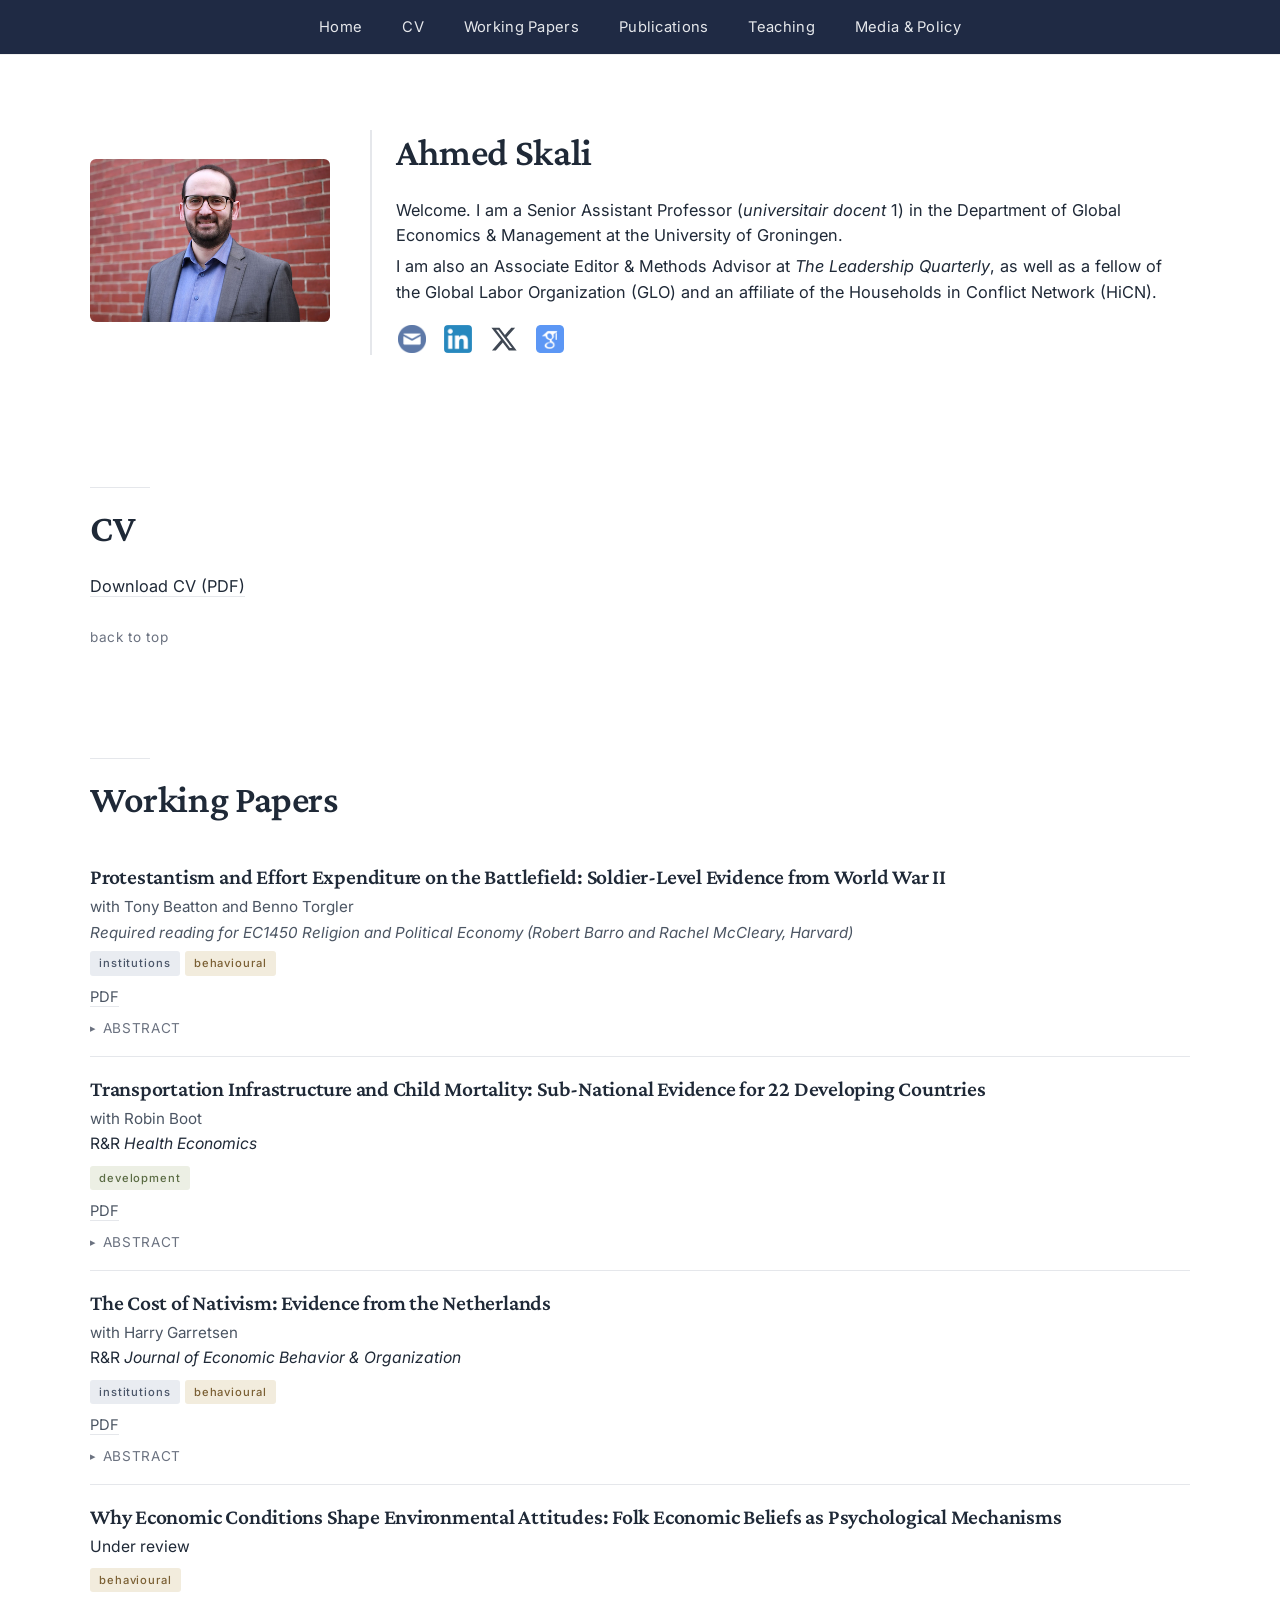
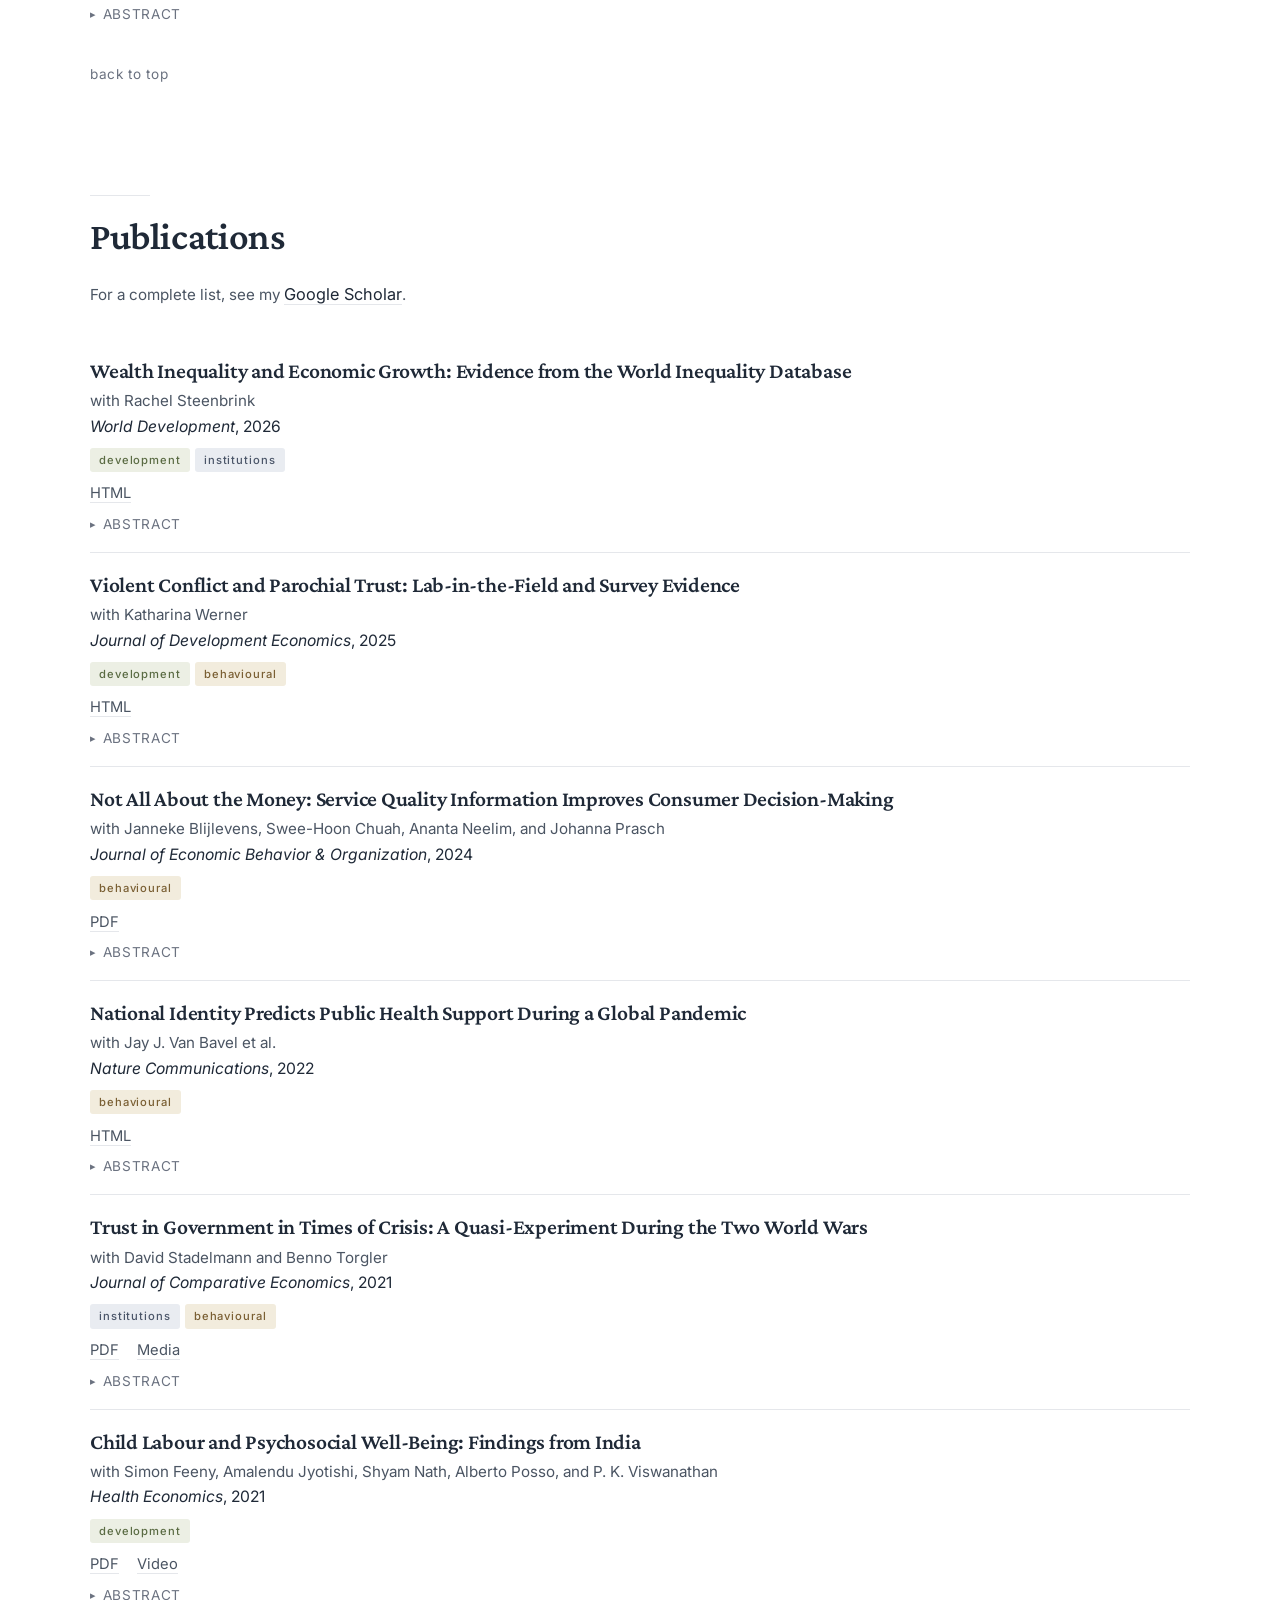
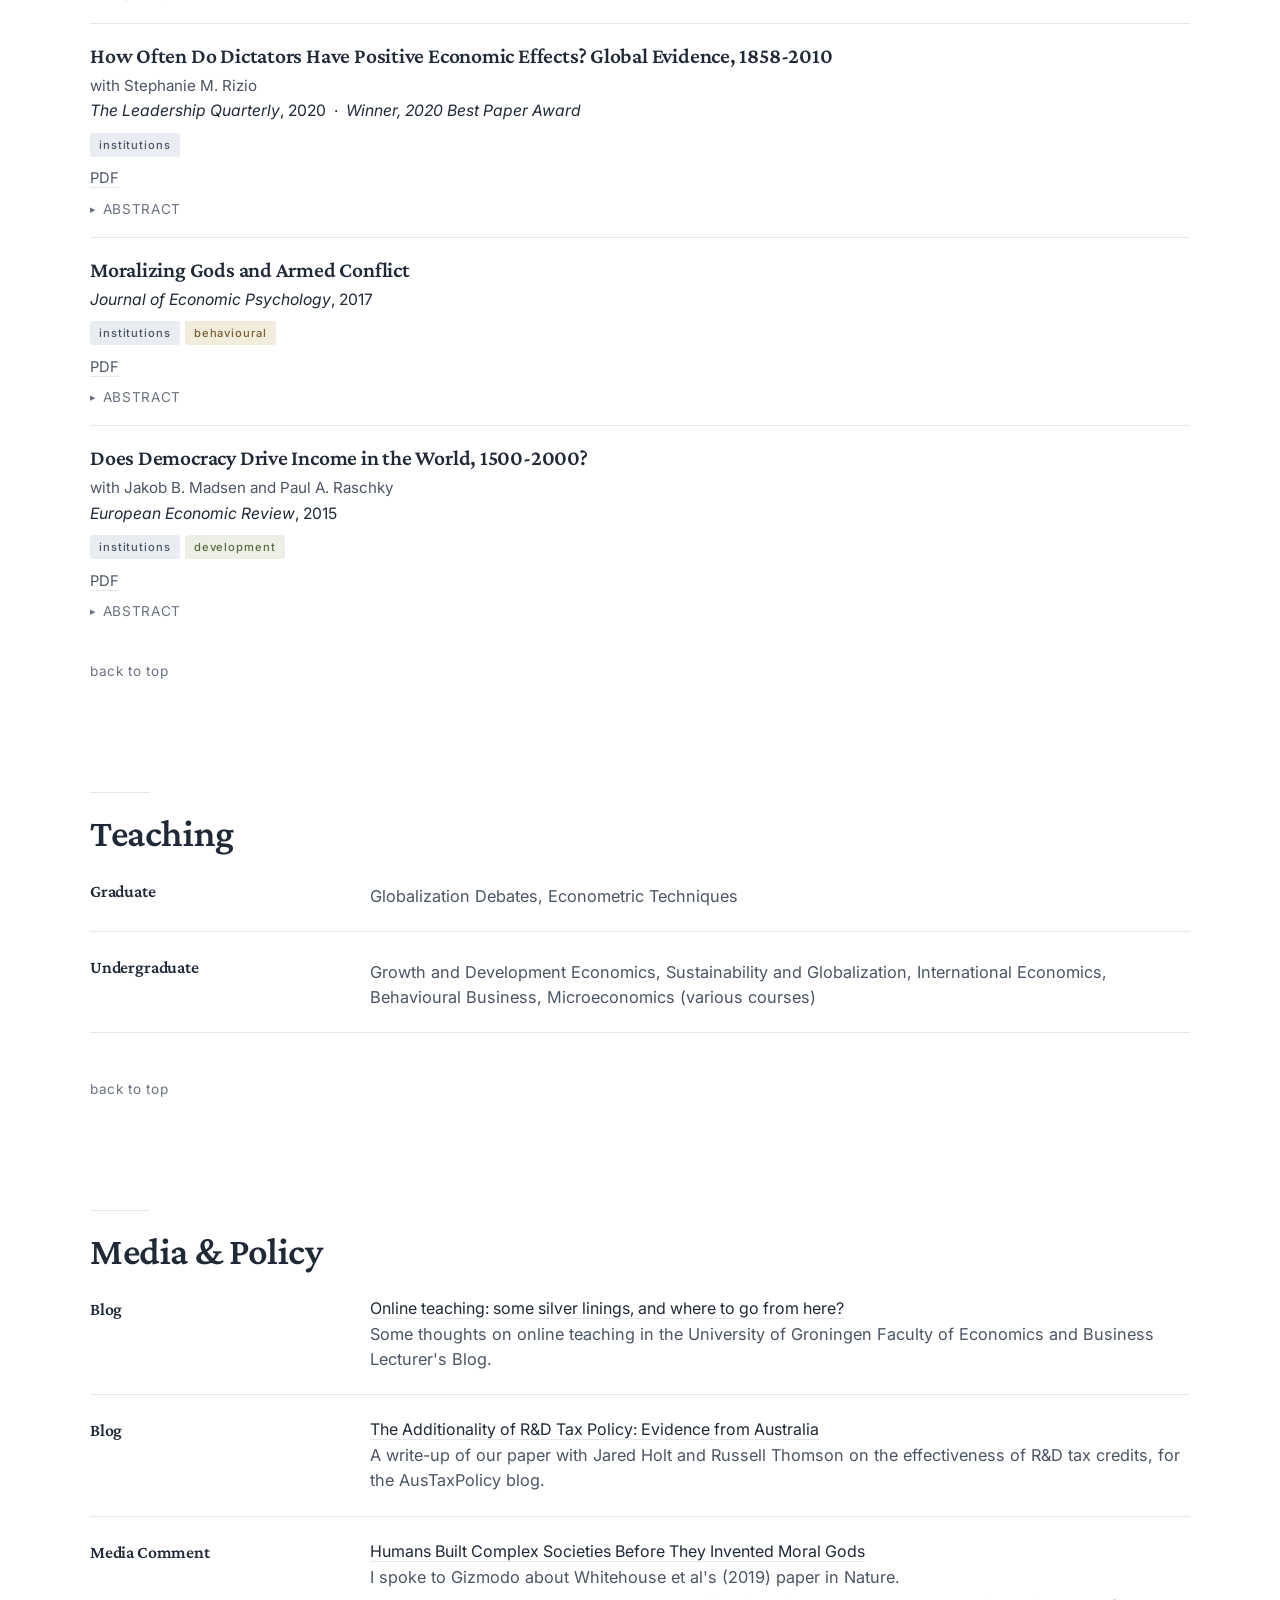
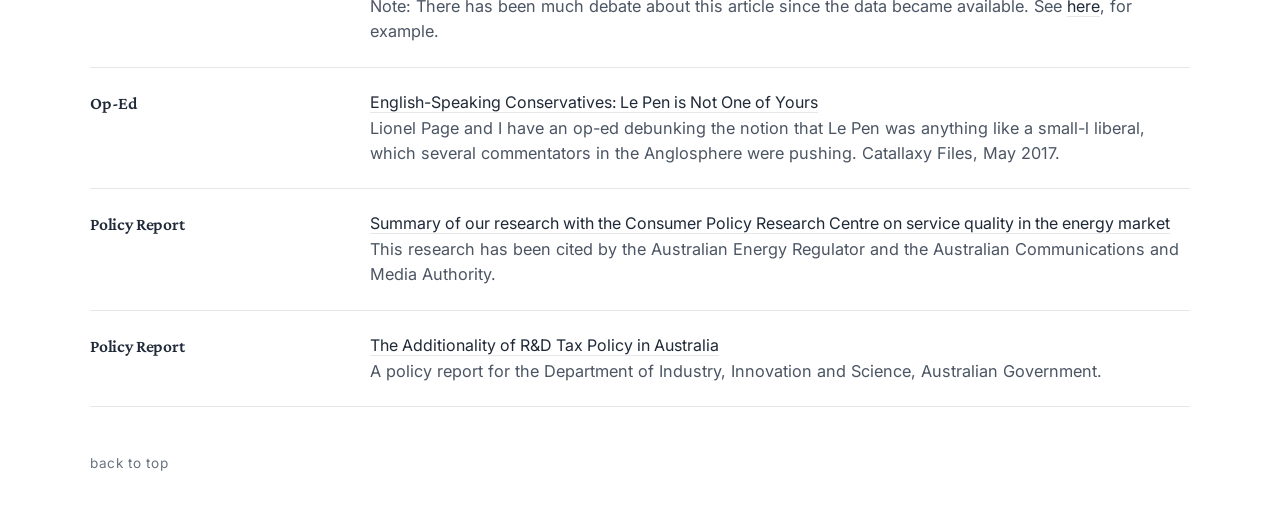
<file: index.html>
<!DOCTYPE html>
<html lang="en">

<head>
    <meta charset="UTF-8">
    <meta name="viewport" content="width=device-width, initial-scale=1.0">
    <title>Ahmed Skali</title>

    <meta name="description"
        content="Ahmed Skali — Senior Assistant Professor of Global Economics & Management at the University of Groningen. Research in political economy, behavioural economics, beliefs and norms, identity and trust, and institutions and development.">
    <meta name="author" content="Ahmed Skali">

    <meta property="og:type" content="website">
    <meta property="og:title" content="Ahmed Skali">
    <meta property="og:description"
        content="Senior Assistant Professor of Global Economics & Management at the University of Groningen. Research in political economy, behavioural and development economics.">
    <meta property="og:image" content="images/webimg.png">

    <meta name="twitter:card" content="summary">
    <meta name="twitter:title" content="Ahmed Skali">
    <meta name="twitter:description"
        content="Senior Assistant Professor of Global Economics & Management at the University of Groningen.">
    <meta name="twitter:image" content="images/webimg.png">

    <link rel="icon" type="image/svg+xml" href="favicon.svg">
    <link rel="preconnect" href="https://fonts.googleapis.com">
    <link rel="preconnect" href="https://fonts.gstatic.com" crossorigin>
    <link
        href="https://fonts.googleapis.com/css2?family=Crimson+Pro:wght@500;600;700&family=Inter:wght@400;500;600&display=swap"
        rel="stylesheet">
    <link rel="stylesheet" href="styles.css">

    <!-- Google tag (gtag.js) -->
    <script async src="https://www.googletagmanager.com/gtag/js?id=G-24LH2FRS2M"></script>
    <script>
        window.dataLayer = window.dataLayer || [];
        function gtag() { dataLayer.push(arguments); }
        gtag('js', new Date());
        gtag('config', 'G-24LH2FRS2M');
    </script>
</head>

<body>

    <div class="navbar">
        <button class="hamburger" onclick="toggleMenu()" aria-label="Toggle menu">☰</button>
        <a href="#home">Home</a>
        <a href="#cv">CV</a>
        <a href="#wps">Working Papers</a>
        <a href="#publications">Publications</a>
        <a href="#teaching">Teaching</a>
        <a href="#media">Media &amp; Policy</a>
    </div>

    <section id="home">
        <div class="container_a">
            <div class="photo_a">
                <img src="images/webimg.png" alt="Photo of Ahmed Skali">
            </div>
            <div class="about_a">
                <h1>Ahmed Skali</h1>
                <p>Welcome. I am a Senior Assistant Professor (<em>universitair docent</em> 1) in the Department of
                    Global Economics &amp; Management at the University of Groningen.</p>
                <p>I am also an Associate Editor &amp; Methods Advisor at <em>The Leadership Quarterly</em>, as well as
                    a fellow of the Global Labor Organization (GLO) and an affiliate of the Households in Conflict
                    Network (HiCN).</p>
                <div class="contact-icon">
                    <a href="mailto:a.skali@rug.nl" aria-label="Email">
                        <img src="images/email-icon-120.png" alt="Email">
                    </a>
                    <a href="https://www.linkedin.com/in/ahmed-skali-88ab94127/" target="_blank" rel="noopener"
                        aria-label="LinkedIn">
                        <img src="images/linkedinbutton.png" alt="LinkedIn">
                    </a>
                    <a href="https://twitter.com/ahmedskali" target="_blank" rel="noopener" aria-label="X / Twitter">
                        <svg viewBox="0 0 24 24" xmlns="http://www.w3.org/2000/svg" aria-hidden="true">
                            <path
                                d="M18.244 2.25h3.308l-7.227 8.26 8.502 11.24H16.17l-5.214-6.817L4.99 21.75H1.68l7.73-8.835L1.254 2.25H8.08l4.713 6.231zm-1.161 17.52h1.833L7.084 4.126H5.117z" />
                        </svg>
                    </a>
                    <a href="https://scholar.google.com.au/citations?user=pTSRJKcAAAAJ&amp;hl=en" target="_blank"
                        rel="noopener" aria-label="Google Scholar">
                        <img src="images/gs.png" alt="Google Scholar">
                    </a>
                </div>
            </div>
        </div>
    </section>

    <section id="cv">
        <hr class="section-divider">
        <h1>CV</h1>
        <p><a href="cv/CV_Skali.pdf">Download CV (PDF)</a></p>
        <a href="#home" class="top-link">back to top</a>
    </section>

    <section id="wps">
        <hr class="section-divider">
        <h1>Working Papers</h1>

        <div class="wp">
            <h3>Protestantism and Effort Expenditure on the Battlefield: Soldier-Level Evidence from World War II</h3>
            <p class="pub-meta">with Tony Beatton and Benno Torgler</p>
            <p class="pub-meta"><em>Required reading for EC1450 Religion and Political Economy (Robert Barro and Rachel
                    McCleary, Harvard)</em></p>
            <p class="pub-tags"><span class="pub-tag pub-tag-inst">institutions</span><span
                    class="pub-tag pub-tag-beh">behavioural</span></p>
            <p class="pub-links"><a href="papers/ProtestantSoldiersJune26.pdf" target="_blank" rel="noopener">PDF</a>
            </p>
            <details class="abstract" name="paper-abstract">
                <summary>Abstract</summary>
                <div class="abstract-body">Can religious beliefs explain effort provision in salient settings? We track
                    15,421 soldiers in Nazi Germany's armies from the start of World War II in September 1939 to the
                    surrender of Germany in May 1945. We proxy effort with military decorations, promotions, injuries,
                    and fatalities. Our cross-sectional and soldier-by-month panel (N = 659,189) results indicate that
                    Protestants out-perform Catholics, and Calvinists out-perform Lutherans. We also find that
                    Calvinists, whose belief system favours early resolution of uncertainty about salvation, exert more
                    effort early on in the war. Differences in commitment to the Nazi ideology and discrimination
                    against Catholic soldiers do not appear to drive our results. Our results suggest an important role
                    for the horizontal transmission of work ethic-enhancing norms of behaviour: Catholics from
                    historically Protestant districts exert more effort than Catholics from Catholic districts.</div>
            </details>
        </div>

        <div class="wp">
            <h3>Transportation Infrastructure and Child Mortality: Sub-National Evidence for 22 Developing Countries
            </h3>
            <p class="pub-meta">with Robin Boot</p>
            <p class="pub-venue">R&amp;R <em>Health Economics</em></p>
            <p class="pub-tags"><span class="pub-tag pub-tag-dev">development</span></p>
            <p class="pub-links"><a href="papers/TransportationCM.pdf" target="_blank" rel="noopener">PDF</a></p>
            <details class="abstract" name="paper-abstract">
                <summary>Abstract</summary>
                <div class="abstract-body">What prevents people from utilizing health services? This paper hypothesizes
                    that transportation infrastructure, as measured by travel time to cities, improves population
                    health. Combining data for travel times with information on child mortality for 290 sub-national
                    regions in Sub-Saharan Africa and Asia for the years 2000 and 2015, we show that a 1 standard
                    deviation reduction in travel times, within sub-national regions, is associated with 9.3 fewer child
                    deaths per 1,000 live births. Using estimates from the literature on the statistical value of life
                    in developing countries, a 1 standard deviation reduction in travel times generates gains equivalent
                    to 1.8% of GDP. Our results are not driven by selection on unobservables or changes in economic
                    development and population density. Instrumental variables support a causal interpretation of the
                    results. The life-saving effects of transportation are larger where poverty is most dire and where
                    political institutions are better-functioning.</div>
            </details>
        </div>

        <div class="wp">
            <h3>The Cost of Nativism: Evidence from the Netherlands</h3>
            <p class="pub-meta">with Harry Garretsen</p>
            <p class="pub-venue">R&amp;R <em>Journal of Economic Behavior &amp; Organization</em></p>
            <p class="pub-tags"><span class="pub-tag pub-tag-inst">institutions</span><span
                    class="pub-tag pub-tag-beh">behavioural</span></p>
            <p class="pub-links"><a href="https://papers.ssrn.com/sol3/papers.cfm?abstract_id=4910950" target="_blank"
                    rel="noopener">PDF</a></p>
            <details class="abstract" name="paper-abstract">
                <summary>Abstract</summary>
                <div class="abstract-body">We study language preferences and how they relate to nativism, using the
                    Netherlands, a typical high-income education-exporting country, as a case study. Against the
                    oft-heard claim that education in the national language is preferable, our pre-registered discrete
                    choice experiment shows that natives have a precisely estimated zero willingness to pay for
                    Dutch-language education, relative to English, with more universalist respondents willing to pay
                    more for English. We quantify the effect of a language switch on the size of Dutch universities:
                    switching from English to Dutch triggers an 8.6% contraction of the university sector. In turn, this
                    contraction generates losses in scientific output equivalent to 1.1 - 1.6% of GDP, with only trivial
                    gains in other domains. Our results highlight the massive costs of nativism.</div>
            </details>
        </div>

        <div class="wp">
            <h3>Why Economic Conditions Shape Environmental Attitudes: Folk Economic Beliefs as Psychological
                Mechanisms</h3>
            <p class="pub-venue">Under review</p>
            <p class="pub-tags"><span class="pub-tag pub-tag-beh">behavioural</span></p>
            <details class="abstract" name="paper-abstract">
                <summary>Abstract</summary>
                <div class="abstract-body">The relationship between economic conditions and environmental attitudes
                    remains contested. We argue that this debate is partly explained by folk economic beliefs: lay
                    intuitions about how the economy functions and the perceived economic consequences of environmental
                    action. We identify two mechanisms: perceptions of the state of the economy (PSE), and beliefs about
                    the consequences of environmental action (CEA), capturing whether individuals view the
                    economy-environment relationship as zero-sum (environmental action hampers the economy) or
                    positive-sum (environmental action grows the economy). Across a survey of Australian and Canadian
                    respondents (N = 329) and a between-subjects experiment (N = 593), both PSE and CEA independently
                    predict environmental attitudes, with CEA showing the stronger and more consistent effect. The
                    experiment establishes that CEA beliefs causally shape environmental attitudes: framing
                    environmental action as economically beneficial, rather than harmful, significantly strengthens
                    environmental attitudes. How environmental attitudes are measured&mdash;whether items pit the
                    environment against the economy or not&mdash;also significantly affects reported attitudes, with
                    implications for interpreting prior research. Australians' attitudes are more strongly shaped by
                    zero-sum beliefs, while Canadians respond more to positive-sum framing.</div>
            </details>
        </div>

        <a href="#home" class="top-link">back to top</a>
    </section>

    <section id="publications">
        <hr class="section-divider">
        <h1>Publications</h1>

        <p class="pub-meta" style="margin-bottom: 32px;">For a complete list, see my <a
                href="https://scholar.google.com.au/citations?user=pTSRJKcAAAAJ&amp;hl=en" target="_blank"
                rel="noopener">Google Scholar</a>.</p>

        <div id="content">

            <div class="publication">
                <h3>Wealth Inequality and Economic Growth: Evidence from the World Inequality Database</h3>
                <p class="pub-meta">with Rachel Steenbrink</p>
                <p class="pub-venue"><em>World Development</em>, 2026</p>
                <p class="pub-tags"><span class="pub-tag pub-tag-dev">development</span><span
                        class="pub-tag pub-tag-inst">institutions</span></p>
                <p class="pub-links"><a href="https://www.sciencedirect.com/science/article/pii/S0305750X25003365"
                        target="_blank" rel="noopener">HTML</a></p>
                <details class="abstract" name="paper-abstract">
                    <summary>Abstract</summary>
                    <div class="abstract-body">Although it is often argued that wealth inequality matters more for
                        economic growth than income inequality, this relationship has rarely been studied empirically,
                        with a few exceptions covering a very restricted country sample or short timeframe. Leveraging
                        hitherto unexploited wealth inequality data from the World Inequality Database, covering a panel
                        of 165 countries between 1995 and 2019, we document a negative and statistically significant
                        relationship between wealth inequality and economic growth. A one standard deviation increase in
                        the wealth Gini coefficient within countries is associated with a 0.34 percentage points decline
                        in growth rates. Instrumental variables support a causal interpretation of the results. The
                        results survive a large battery of robustness checks, and we find no evidence to suggest a
                        heterogeneous relationship.</div>
                </details>
            </div>

            <div class="publication">
                <h3>Violent Conflict and Parochial Trust: Lab-in-the-Field and Survey Evidence</h3>
                <p class="pub-meta">with Katharina Werner</p>
                <p class="pub-venue"><em>Journal of Development Economics</em>, 2025</p>
                <p class="pub-tags"><span class="pub-tag pub-tag-dev">development</span><span
                        class="pub-tag pub-tag-beh">behavioural</span></p>
                <p class="pub-links"><a href="https://www.sciencedirect.com/science/article/pii/S0304387825001014"
                        target="_blank" rel="noopener">HTML</a></p>
                <details class="abstract" name="paper-abstract">
                    <summary>Abstract</summary>
                    <div class="abstract-body">How does conflict exposure affect trust? We hypothesize that direct
                        (first-hand) experience with conflict induces parochialism: trust towards out-groups worsens,
                        but trust towards in-groups, owing to positive experiences of kin solidarity, may improve.
                        Indirect exposure to conflict through third-party accounts, on the other hand, reduces trust
                        toward everyone, arguably owing to negativity bias. We find consistent support for our
                        hypotheses in a lab-in-the-field experiment in Maluku, Indonesia, which witnessed a salient
                        Christian-Muslim conflict during 1999–2002, as well as in three cross-country datasets
                        exploiting temporal and spatial variation in exposure to violence. Our results help resolve a
                        seeming contradiction in the literature and inform policies on resolving conflicts.</div>
                </details>
            </div>

            <div class="publication">
                <h3>Not All About the Money: Service Quality Information Improves Consumer Decision-Making</h3>
                <p class="pub-meta">with Janneke Blijlevens, Swee-Hoon Chuah, Ananta Neelim, and Johanna Prasch</p>
                <p class="pub-venue"><em>Journal of Economic Behavior &amp; Organization</em>, 2024</p>
                <p class="pub-tags"><span class="pub-tag pub-tag-beh">behavioural</span></p>
                <p class="pub-links"><a href="papers/ServiceQuality.pdf" target="_blank" rel="noopener">PDF</a></p>
                <details class="abstract" name="paper-abstract">
                    <summary>Abstract</summary>
                    <div class="abstract-body">Information asymmetries are pervasive in many industries and can result
                        in large losses in consumer welfare. Does providing product quality information result in
                        improved consumer decision-making? We study this question in a market where quality is
                        notoriously hard to determine ex ante: the residential energy market. Using a discrete choice
                        experiment (N = 1,002), we document a substantial willingness-to-pay (37–45 % of the median
                        bill) for four service quality attributes (transparency, agency, authenticity, and convenience).
                        In an incentivized search task (N = 432), we show that how quality information is presented
                        matters: consumers who view information in the form of ratings and stamps of approval are (i) 4
                        % more likely to opt in to the search task, and (ii) 20 % more likely to correctly identify
                        given levels of quality, relative to consumers who are provided with bar graphs, pie charts, and
                        text. Finally, using a decision experiment (N = 510) with real company names familiar to our
                        participants, we find that the provision of quality information increases choices of the
                        best-rated company more than 20-fold, relative to the control scenario where quality information
                        is absent, in which consumers select companies predominantly on price and brand awareness. Our
                        findings are applicable to other markets in which information asymmetries are present, where
                        policymakers should consider interventions that promote transparency and quality information
                        provision.</div>
                </details>
            </div>

            <div class="publication">
                <h3>National Identity Predicts Public Health Support During a Global Pandemic</h3>
                <p class="pub-meta">with Jay J. Van Bavel et al.</p>
                <p class="pub-venue"><em>Nature Communications</em>, 2022</p>
                <p class="pub-tags"><span class="pub-tag pub-tag-beh">behavioural</span></p>
                <p class="pub-links"><a href="https://www.nature.com/articles/s41467-021-27668-9" target="_blank"
                        rel="noopener">HTML</a></p>
                <details class="abstract" name="paper-abstract">
                    <summary>Abstract</summary>
                    <div class="abstract-body">Changing collective behaviour and supporting non-pharmaceutical
                        interventions is an important component in mitigating virus transmission during a pandemic. In a
                        large international collaboration (Study 1, N = 49,968 across 67 countries), we investigated
                        self-reported factors associated with public health behaviours (e.g., spatial distancing and
                        stricter hygiene) and endorsed public policy interventions (e.g., closing bars and restaurants)
                        during the early stage of the COVID-19 pandemic (April-May 2020). Respondents who reported
                        identifying more strongly with their nation consistently reported greater engagement in public
                        health behaviours and support for public health policies. Results were similar for
                        representative and non-representative national samples. Study 2 (N = 42 countries) conceptually
                        replicated the central finding using aggregate indices of national identity (obtained using the
                        World Values Survey) and a measure of actual behaviour change during the pandemic (obtained from
                        Google mobility reports). Higher levels of national identification prior to the pandemic
                        predicted lower mobility during the early stage of the pandemic (r = −0.40). We discuss the
                        potential implications of links between national identity, leadership, and public health for
                        managing COVID-19 and future pandemics.</div>
                </details>
            </div>

            <div class="publication">
                <h3>Trust in Government in Times of Crisis: A Quasi-Experiment During the Two World Wars</h3>
                <p class="pub-meta">with David Stadelmann and Benno Torgler</p>
                <p class="pub-venue"><em>Journal of Comparative Economics</em>, 2021</p>
                <p class="pub-tags"><span class="pub-tag pub-tag-inst">institutions</span><span
                        class="pub-tag pub-tag-beh">behavioural</span></p>
                <p class="pub-links">
                    <a href="https://pure.rug.nl/ws/files/178822931/1_s2.0_S0147596720300664_main.pdf" target="_blank"
                        rel="noopener">PDF</a>
                    <a href="https://www.nationalaffairs.com/blog/detail/findings-a-daily-roundup/getting-a-superpower"
                        target="_blank" rel="noopener">Media</a>
                </p>
                <details class="abstract" name="paper-abstract">
                    <summary>Abstract</summary>
                    <div class="abstract-body">Do crises erode trust in government? To answer this question, we leverage
                        the quasi-experimental setting of the sharply increased military threat to the neutral country
                        of Switzerland during the two world wars as an exogenous shock. In doing so, we exploit a unique
                        feature of Swiss politics: government issuance of pre-referenda voting recommendations. We use
                        constituent adherence to government recommendations as a behavioral proxy for trust in
                        government, measured in real time prior to, during, and after the crisis. Our empirical
                        estimates provide strong evidence that constituents are significantly less likely to follow
                        governmental voting recommendations during wartime.</div>
                </details>
            </div>

            <div class="publication">
                <h3>Child Labour and Psychosocial Well-Being: Findings from India</h3>
                <p class="pub-meta">with Simon Feeny, Amalendu Jyotishi, Shyam Nath, Alberto Posso, and P. K.
                    Viswanathan</p>
                <p class="pub-venue"><em>Health Economics</em>, 2021</p>
                <p class="pub-tags"><span class="pub-tag pub-tag-dev">development</span></p>
                <p class="pub-links">
                    <a href="https://pure.rug.nl/ws/portalfiles/portal/178820502/hec.4224.pdf" target="_blank"
                        rel="noopener">PDF</a>
                    <a href="https://www.youtube.com/watch?v=ubRjfn7oIEc" target="_blank" rel="noopener">Video</a>
                </p>
                <details class="abstract" name="paper-abstract">
                    <summary>Abstract</summary>
                    <div class="abstract-body">Mental health is a neglected health issue in developing countries. We
                        test if mental health issues are particularly likely to occur among some of the most vulnerable
                        children in developing countries: those that work. Despite falling in recent decades, child
                        labor still engages 168 million children across the world. While the negative impacts of child
                        labor on physical health are well documented, the effect of child labor on a child's
                        psychosocial wellbeing has been neglected. We investigate this issue with a new dataset of 947
                        children aged 12–18 years from 750 households in 20 villages across five districts of Tamil
                        Nadu, India. Our purpose-built survey allows for a holistic approach to the analysis of child
                        wellbeing by accounting for levels of happiness, hope, emotional wellbeing, self-efficacy, fear
                        and stress. We use a variety of econometric approaches, some of which utilize household-level
                        fixed effects and account for differences between working and nonworking siblings. We document a
                        robust, large and negative association between child labor and most measures of psychosocial
                        wellbeing. The results are robust to a battery of exercises, including tests for selection on
                        unobservables, randomization inference, instrumental variable techniques, and falsification
                        exercises.</div>
                </details>
            </div>

            <div class="publication">
                <h3>How Often Do Dictators Have Positive Economic Effects? Global Evidence, 1858-2010</h3>
                <p class="pub-meta">with Stephanie M. Rizio</p>
                <p class="pub-venue"><em>The Leadership Quarterly</em>, 2020 &nbsp;·&nbsp; <em>Winner, 2020 Best Paper
                        Award</em></p>
                <p class="pub-tags"><span class="pub-tag pub-tag-inst">institutions</span></p>
                <p class="pub-links"><a href="https://drive.google.com/file/d/1gSZX3oPnJ9YWZwG0Px_6KRd62K9ZNPrj/view"
                        target="_blank" rel="noopener">PDF</a></p>
                <details class="abstract" name="paper-abstract">
                    <summary>Abstract</summary>
                    <div class="abstract-body">Supposedly well-intentioned dictators are often cited as drivers of
                        economic growth. We examine this claim in a panel of 133 countries from 1858 to 2010. Using
                        annual data on economic growth, political regimes, and political leaders, we document a robust
                        asymmetric pattern: growth-positive autocrats (autocrats whose countries experience
                        larger-than-average growth) are found only as frequently as would be predicted by chance. In
                        contrast, growth-negative autocrats are found significantly more frequently. Implementing
                        regression discontinuity designs (RDD), we also examine local trends in the neighbourhood of the
                        entry into power of growth-positive autocrats. We find that growth under supposedly
                        growth-positive autocrats does not significantly differ from previous realizations of growth,
                        suggesting that even the infrequent growth-positive autocrats largely "ride the wave" of
                        previous success. On the other hand, our estimates reject the null hypothesis that
                        growth-negative rulers have no effects. Taken together, our results cast serious doubt on the
                        benevolent autocrat hypothesis.</div>
                </details>
            </div>

            <div class="publication">
                <h3>Moralizing Gods and Armed Conflict</h3>
                <p class="pub-venue"><em>Journal of Economic Psychology</em>, 2017</p>
                <p class="pub-tags"><span class="pub-tag pub-tag-inst">institutions</span><span
                        class="pub-tag pub-tag-beh">behavioural</span></p>
                <p class="pub-links"><a href="papers/MoralizingGods.pdf" target="_blank" rel="noopener">PDF</a></p>
                <details class="abstract" name="paper-abstract">
                    <summary>Abstract</summary>
                    <div class="abstract-body">This study documents a robust empirical pattern between moralizing gods,
                        which prescribe fixed laws of morality, and conflict prevalence and fatalities, using spatially
                        referenced data for Africa on contemporary conflicts and ancestral belief systems of individual
                        ethnic groups prior to European contact. Moralizing gods are found to significantly increase
                        conflict prevalence and casualties at the local level. The identification strategy draws on the
                        evolutionary psychology roots of moralizing gods as a solution to the collective action problem
                        in pre-modern societies. A one standard deviation increase in the likelihood of emergence of a
                        moralizing god increases casualties by 18 to 36% and conflict prevalence by 4 to 8%
                        approximately.</div>
                </details>
            </div>

            <div class="publication">
                <h3>Does Democracy Drive Income in the World, 1500-2000?</h3>
                <p class="pub-meta">with Jakob B. Madsen and Paul A. Raschky</p>
                <p class="pub-venue"><em>European Economic Review</em>, 2015</p>
                <p class="pub-tags"><span class="pub-tag pub-tag-inst">institutions</span><span
                        class="pub-tag pub-tag-dev">development</span></p>
                <p class="pub-links"><a
                        href="https://drive.google.com/file/d/0BwqbQjw0aU48aEhuTnduRGt2aVU/view?resourcekey=0-K2VVwJCJns20h8q90SLJZw"
                        target="_blank" rel="noopener">PDF</a></p>
                <details class="abstract" name="paper-abstract">
                    <summary>Abstract</summary>
                    <div class="abstract-body">Using data for political regimes, income and human capital for a sample
                        of 141 countries over the periods 1820–2000 and 1500–2000, this research examines the income and
                        growth effects of democracy when human capital, among other key variables, is controlled for.
                        Linguistic distance-weighted foreign democracy is used as an instrument for domestic democracy.
                        Democracy is found to be a significant determinant of income and growth and the result is robust
                        to various estimation methods and covariates. We find that a one-standard deviation increase in
                        democracy is associated with a 44–98% increase in per capita income.</div>
                </details>
            </div>

        </div>
        <a href="#home" class="top-link">back to top</a>
    </section>

    <section id="teaching">
        <hr class="section-divider">
        <h1>Teaching</h1>

        <div class="row">
            <div class="column-header">
                <h3>Graduate</h3>
            </div>
            <div class="column-content">
                <p>Globalization Debates, Econometric Techniques</p>
            </div>
        </div>

        <div class="row">
            <div class="column-header">
                <h3>Undergraduate</h3>
            </div>
            <div class="column-content">
                <p>Growth and Development Economics, Sustainability and Globalization, International Economics,
                    Behavioural Business, Microeconomics (various courses)</p>
            </div>
        </div>

        <a href="#home" class="top-link">back to top</a>
    </section>

    <section id="media">
        <hr class="section-divider">
        <h1>Media &amp; Policy</h1>

        <div class="row">
            <div class="column-header">
                <h3>Blog</h3>
            </div>
            <div class="column-content">
                <a href="https://www.rug.nl/feb/organization/teaching-philosophy/lecturers-blog/lecturer-s-blog-6-online-teaching-some-silver-linings-and-where-to-from-here-by-ahmed-skal"
                    target="_blank" rel="noopener">Online teaching: some silver linings, and where to go from here?</a>
                <p>Some thoughts on online teaching in the University of Groningen Faculty of Economics and Business
                    Lecturer's Blog.</p>
            </div>
        </div>

        <div class="row">
            <div class="column-header">
                <h3>Blog</h3>
            </div>
            <div class="column-content">
                <a href="https://www.austaxpolicy.com/the-additionality-of-rd-tax-policy-evidence-from-australia/"
                    target="_blank" rel="noopener">The Additionality of R&amp;D Tax Policy: Evidence from Australia</a>
                <p>A write-up of our paper with Jared Holt and Russell Thomson on the effectiveness of R&amp;D tax
                    credits, for the AusTaxPolicy blog.</p>
            </div>
        </div>

        <div class="row">
            <div class="column-header">
                <h3>Media Comment</h3>
            </div>
            <div class="column-content">
                <a href="https://gizmodo.com/humans-built-complex-societies-before-they-invented-mor-1833436320"
                    target="_blank" rel="noopener">Humans Built Complex Societies Before They Invented Moral Gods</a>
                <p>I spoke to Gizmodo about Whitehouse et al's (2019) paper in Nature.</p>
                <p>Note: There has been much debate about this article since the data became available. See <a
                        href="https://peterturchin.com/they-call-it-coding-errors/" target="_blank"
                        rel="noopener">here</a>, for example.</p>
            </div>
        </div>

        <div class="row">
            <div class="column-header">
                <h3>Op-Ed</h3>
            </div>
            <div class="column-content">
                <a href="https://webarchive.nla.gov.au/tep/89046" target="_blank" rel="noopener">English-Speaking
                    Conservatives: Le Pen is Not One of Yours</a>
                <p>Lionel Page and I have an op-ed debunking the notion that Le Pen was anything like a small-l liberal,
                    which several commentators in the Anglosphere were pushing. Catallaxy Files, May 2017.</p>
            </div>
        </div>

        <div class="row">
            <div class="column-header">
                <h3>Policy Report</h3>
            </div>
            <div class="column-content">
                <a href="https://drive.google.com/file/d/1fsVsFE-fRku7sFnhNQUYQWMXdNmivgtE/view" target="_blank"
                    rel="noopener">Summary of our research with the Consumer Policy Research Centre on service quality
                    in the energy market</a>
                <p>This research has been cited by the Australian Energy Regulator and the Australian Communications and
                    Media Authority.</p>
            </div>
        </div>

        <div class="row">
            <div class="column-header">
                <h3>Policy Report</h3>
            </div>
            <div class="column-content">
                <a href="https://drive.google.com/file/d/1-2diNhub95eVeuYCDA7gATtMDfl2k1P1/view" target="_blank"
                    rel="noopener">The Additionality of R&amp;D Tax Policy in Australia</a>
                <p>A policy report for the Department of Industry, Innovation and Science, Australian Government.</p>
            </div>
        </div>

        <a href="#home" class="top-link">back to top</a>
    </section>

    <script>
        function toggleMenu() {
            document.querySelector('.navbar').classList.toggle('responsive');
        }

        document.addEventListener('DOMContentLoaded', function () {
            document.querySelectorAll('.navbar a, .top-link').forEach(link => {
                link.addEventListener('click', function (e) {
                    const href = this.getAttribute('href');
                    if (!href || !href.startsWith('#')) return;
                    e.preventDefault();
                    const target = document.querySelector(href);
                    if (target) {
                        window.scrollTo({ top: target.offsetTop - 60, behavior: 'smooth' });
                    }
                    const navbar = document.querySelector('.navbar');
                    if (navbar.classList.contains('responsive')) {
                        navbar.classList.remove('responsive');
                    }
                });
            });
        });
    </script>

</body>

</html>
</file>
<file: styles.css>
/* ===== Tokens ===== */
:root {
    --ink: #1F2937;
    --ink-soft: #4B5563;
    --muted: #6B7280;
    --hairline: #E5E7EB;
    --accent: #8B6F47;
    --navy: #1F2A44;
    --bg: #FFFFFF;
}

/* ===== Base ===== */
body, html {
    margin: 0;
    padding: 0;
    scroll-behavior: smooth;
    font-family: 'Inter', 'Helvetica Neue', Arial, sans-serif;
    font-weight: 400;
    background-color: var(--bg);
    color: var(--ink);
    width: 100%;
    min-width: 320px;
    -webkit-font-smoothing: antialiased;
    -moz-osx-font-smoothing: grayscale;
}

h1, h2, h3, .serif {
    font-family: 'Crimson Pro', 'EB Garamond', Georgia, serif;
    color: var(--ink);
    font-weight: 600;
    letter-spacing: -0.01em;
}

h1 {
    font-size: 2.4rem;
    margin: 0 0 24px 0;
    line-height: 1.15;
}

h3 {
    font-size: 1.35rem;
    line-height: 1.3;
    margin: 0 0 4px 0;
    font-weight: 600;
}

p {
    font-size: 1.02rem;
    line-height: 1.55;
    color: var(--ink);
    margin: 0.35em 0;
}

a {
    font-size: 1.02rem;
    color: var(--ink);
    text-decoration: none;
    border-bottom: 1px solid var(--hairline);
    transition: border-color 0.15s, color 0.15s;
}

a:hover {
    color: var(--accent);
    border-bottom-color: var(--accent);
}

section {
    padding: 64px 24px 48px;
    scroll-margin-top: 70px;
    max-width: 1100px;
    margin: 0 auto;
}

img {
    width: 100%;
    height: auto;
    border-radius: 4px;
}

/* ===== Section architecture ===== */
.section-divider {
    border: 0;
    border-top: 1px solid var(--hairline);
    width: 60px;
    margin: 0 0 18px 0;
}

.section-kicker {
    font-family: 'Inter', sans-serif;
    font-size: 0.72rem;
    letter-spacing: 0.18em;
    text-transform: uppercase;
    color: var(--muted);
    margin: 0 0 6px 0;
    font-weight: 500;
}

/* ===== Navbar ===== */
.navbar {
    position: fixed;
    top: 0;
    width: 100%;
    background-color: var(--navy);
    z-index: 10;
    display: flex;
    justify-content: center;
    gap: 8px;
    box-shadow: 0 1px 0 rgba(0,0,0,0.06);
}

.navbar a {
    color: #E5E7EB;
    padding: 18px 16px;
    text-decoration: none;
    border-bottom: none;
    font-size: 0.92rem;
    letter-spacing: 0.02em;
    transition: color 0.15s;
}

.navbar a:hover {
    color: #FFFFFF;
    border-bottom: none;
}

.hamburger {
    display: none;
    background-color: var(--navy);
    color: #FFFFFF;
    border: none;
    padding: 18px;
    font-size: 22px;
    cursor: pointer;
}

.top-link {
    display: inline-block;
    margin: 24px 0 0 0;
    padding: 0;
    font-size: 0.85rem;
    color: var(--muted);
    border-bottom: 1px solid transparent;
    background: none;
    text-transform: lowercase;
    letter-spacing: 0.05em;
}

.top-link:hover {
    color: var(--accent);
    border-bottom-color: var(--accent);
}

/* ===== Home section ===== */
#home {
    padding-top: 110px;
}

.container_a {
    display: flex;
    flex-wrap: wrap;
    align-items: center;
    gap: 40px;
    padding: 20px 0;
}

.photo_a {
    flex: 0 0 240px;
    max-width: 240px;
}

.photo_a img {
    border-radius: 6px;
}

.about_a {
    flex: 1 1 380px;
    text-align: left;
    padding: 0;
    background: none;
    border-left: 2px solid var(--hairline);
    padding-left: 24px;
}

.about_a h1 {
    margin-top: 0;
}

.contact-icon {
    display: flex;
    gap: 14px;
    flex-wrap: wrap;
    margin-top: 18px;
}

.contact-icon a {
    text-decoration: none;
    border: none;
    display: inline-flex;
    align-items: center;
    justify-content: center;
    width: 32px;
    height: 32px;
    opacity: 0.85;
    transition: opacity 0.15s;
}

.contact-icon a:hover { opacity: 1; }

.contact-icon img,
.contact-icon svg {
    width: 28px;
    height: 28px;
    border-radius: 4px;
}

.contact-icon svg { fill: var(--ink); }

/* ===== Publications / Working papers ===== */
.publication, .wp {
    padding: 18px 0;
    border-bottom: 1px solid var(--hairline);
    width: 100%;
    box-sizing: border-box;
}

.publication:last-of-type,
.wp:last-of-type {
    border-bottom: none;
}

.pub-meta {
    color: var(--ink-soft);
    font-size: 0.95rem;
    margin: 2px 0;
}

.pub-venue {
    color: var(--ink);
    font-size: 0.98rem;
    margin: 2px 0 6px 0;
}

.pub-links {
    font-size: 0.92rem;
    margin: 6px 0;
}

.pub-links a {
    font-size: 0.92rem;
    margin-right: 14px;
    color: var(--ink-soft);
    border-bottom: 1px solid var(--hairline);
}

.pub-links a:hover {
    color: var(--accent);
    border-bottom-color: var(--accent);
}

/* ===== Toggleable abstracts ===== */
details.abstract {
    margin-top: 8px;
    font-size: 0.96rem;
}

details.abstract summary {
    cursor: pointer;
    color: var(--muted);
    font-size: 0.85rem;
    letter-spacing: 0.05em;
    text-transform: uppercase;
    list-style: none;
    display: inline-flex;
    align-items: center;
    user-select: none;
    padding: 2px 0;
}

details.abstract summary::-webkit-details-marker { display: none; }

details.abstract summary::before {
    content: "▸";
    display: inline-block;
    margin-right: 6px;
    font-size: 0.7rem;
    transition: transform 0.15s;
}

details.abstract[open] summary::before {
    transform: rotate(90deg);
}

details.abstract summary:hover { color: var(--accent); }

details.abstract .abstract-body {
    color: var(--ink-soft);
    line-height: 1.6;
    margin-top: 10px;
    padding-left: 14px;
    border-left: 2px solid var(--hairline);
    font-size: 0.96rem;
    max-width: 70ch;
    text-align: justify;
    text-justify: inter-word;
    hyphens: auto;
    -webkit-hyphens: auto;
}

/* ===== Per-paper theme tags ===== */
.pub-tags {
    margin: 4px 0 8px 0;
    line-height: 1.8;
}

.pub-tag {
    display: inline-block;
    font-family: 'Inter', sans-serif;
    font-size: 0.7rem;
    letter-spacing: 0.08em;
    text-transform: lowercase;
    font-weight: 500;
    padding: 2px 9px;
    border-radius: 3px;
    margin-right: 5px;
    vertical-align: 1px;
}

.pub-tag-inst { background: #E9ECF1; color: #4A5568; }
.pub-tag-dev  { background: #ECEFE4; color: #5A6B43; }
.pub-tag-beh  { background: #F2ECDD; color: #7A5F33; }

/* ===== Teaching / Media rows ===== */
.row {
    display: flex;
    margin-bottom: 24px;
    flex-wrap: wrap;
    border-bottom: 1px solid var(--hairline);
    padding-bottom: 18px;
}

.row:last-child { border-bottom: none; }

.column-header, .column-content {
    flex: 1;
    padding: 0 10px 0 0;
}

.column-content { flex: 3; }

.column-header h3 {
    margin: 0;
    color: var(--ink);
    font-family: 'Crimson Pro', Georgia, serif;
    font-size: 1.1rem;
}

.column-content p {
    margin: 4px 0;
    color: var(--ink-soft);
}

.column-content a { font-size: 1rem; }

/* ===== YouTube iframe inside publication ===== */
.publication iframe {
    max-width: 100%;
    margin-top: 12px;
    border-radius: 4px;
}

/* ===== Responsive ===== */
@media (max-width: 768px) {
    .navbar { justify-content: flex-start; }
    .navbar a { display: none; }
    .hamburger { display: block; }
    .navbar {
        flex-direction: column;
        align-items: flex-start;
    }
    .navbar.responsive {
        display: flex;
        flex-direction: column;
        align-items: flex-start;
    }
    .navbar.responsive a {
        display: block;
        padding: 10px 18px;
        text-align: left;
    }
    .column-header, .column-content { flex: 1 1 100%; }
    h1 { font-size: 2rem; }
}

@media (max-width: 600px) {
    .container_a { flex-direction: column; gap: 24px; }
    .photo_a {
        flex: 0 0 auto;
        max-width: 200px;
    }
    .about_a {
        border-left: none;
        padding-left: 0;
        border-top: 1px solid var(--hairline);
        padding-top: 20px;
    }
}
</file>
